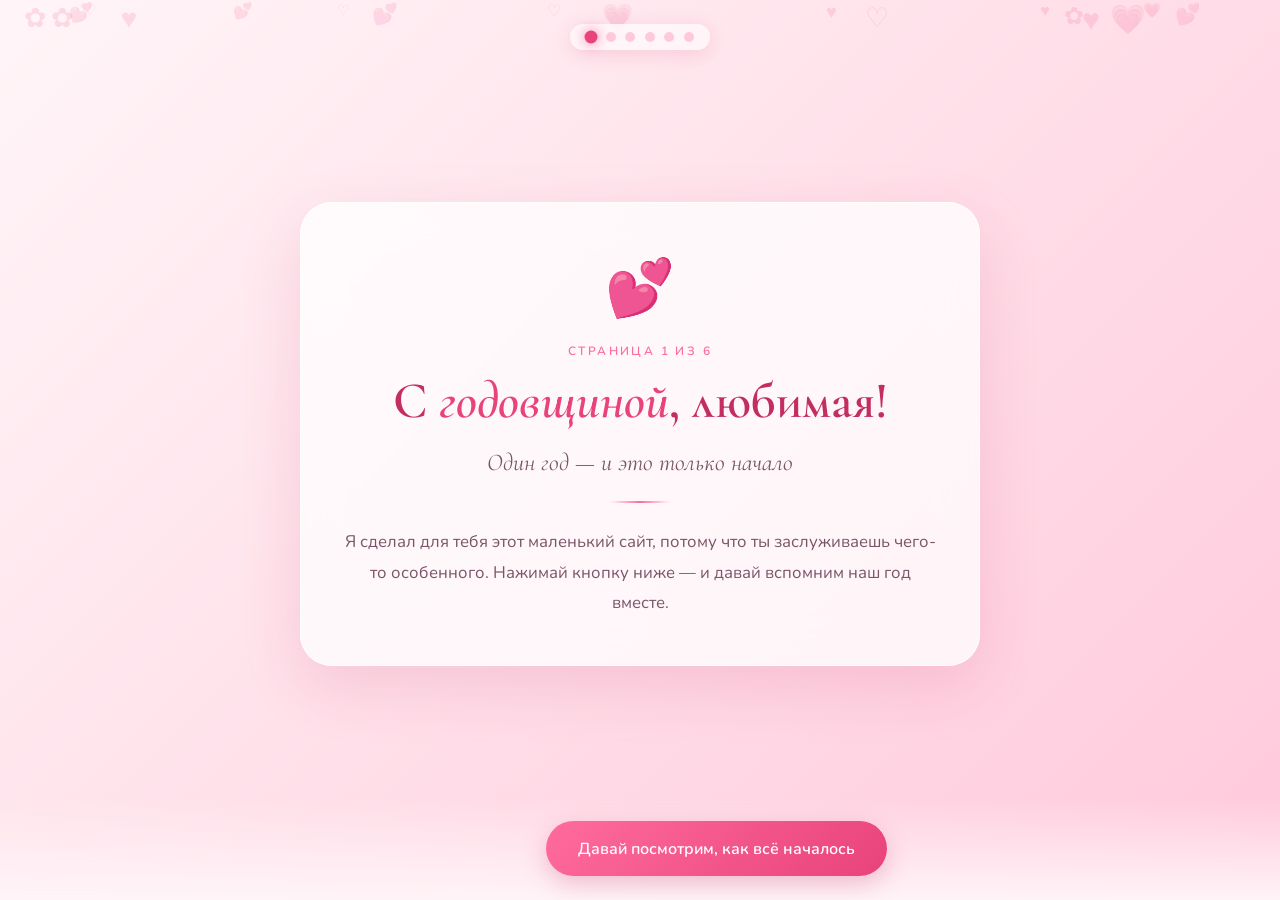
<file: anniversary-site/index.html>
<!DOCTYPE html>
<html lang="ru">
<head>
  <meta charset="UTF-8">
  <meta name="viewport" content="width=device-width, initial-scale=1.0">
  <title>С годовщиной! 💕</title>
  <link rel="stylesheet" href="css/styles.css">
</head>
<body>
  <div class="hearts-bg"></div>

  <nav class="progress" aria-label="Прогресс">
    <span class="progress-dot active"></span>
    <span class="progress-dot"></span>
    <span class="progress-dot"></span>
    <span class="progress-dot"></span>
    <span class="progress-dot"></span>
    <span class="progress-dot"></span>
  </nav>

  <main class="page">
    <div class="container">
      <article class="card">
        <span class="card-icon">💕</span>
        <p class="page-number">Страница 1 из 6</p>
        <h1>С <em>годовщиной</em>, любимая!</h1>
        <p class="subtitle">Один год — и это только начало</p>
        <div class="divider"></div>
        <p class="text">
          Я сделал для тебя этот маленький сайт, потому что ты заслуживаешь чего-то особенного.
          Нажимай кнопку ниже — и давай вспомним наш год вместе.
        </p>
      </article>
    </div>
  </main>

  <div class="nav-buttons">
    <a href="#" class="btn btn-secondary btn-hidden" aria-hidden="true">← Назад</a>
    <a href="page2.html" class="btn btn-primary">Давай посмотрим, как всё началось</a>
  </div>

  <script src="js/hearts.js"></script>
</body>
</html>
</file>
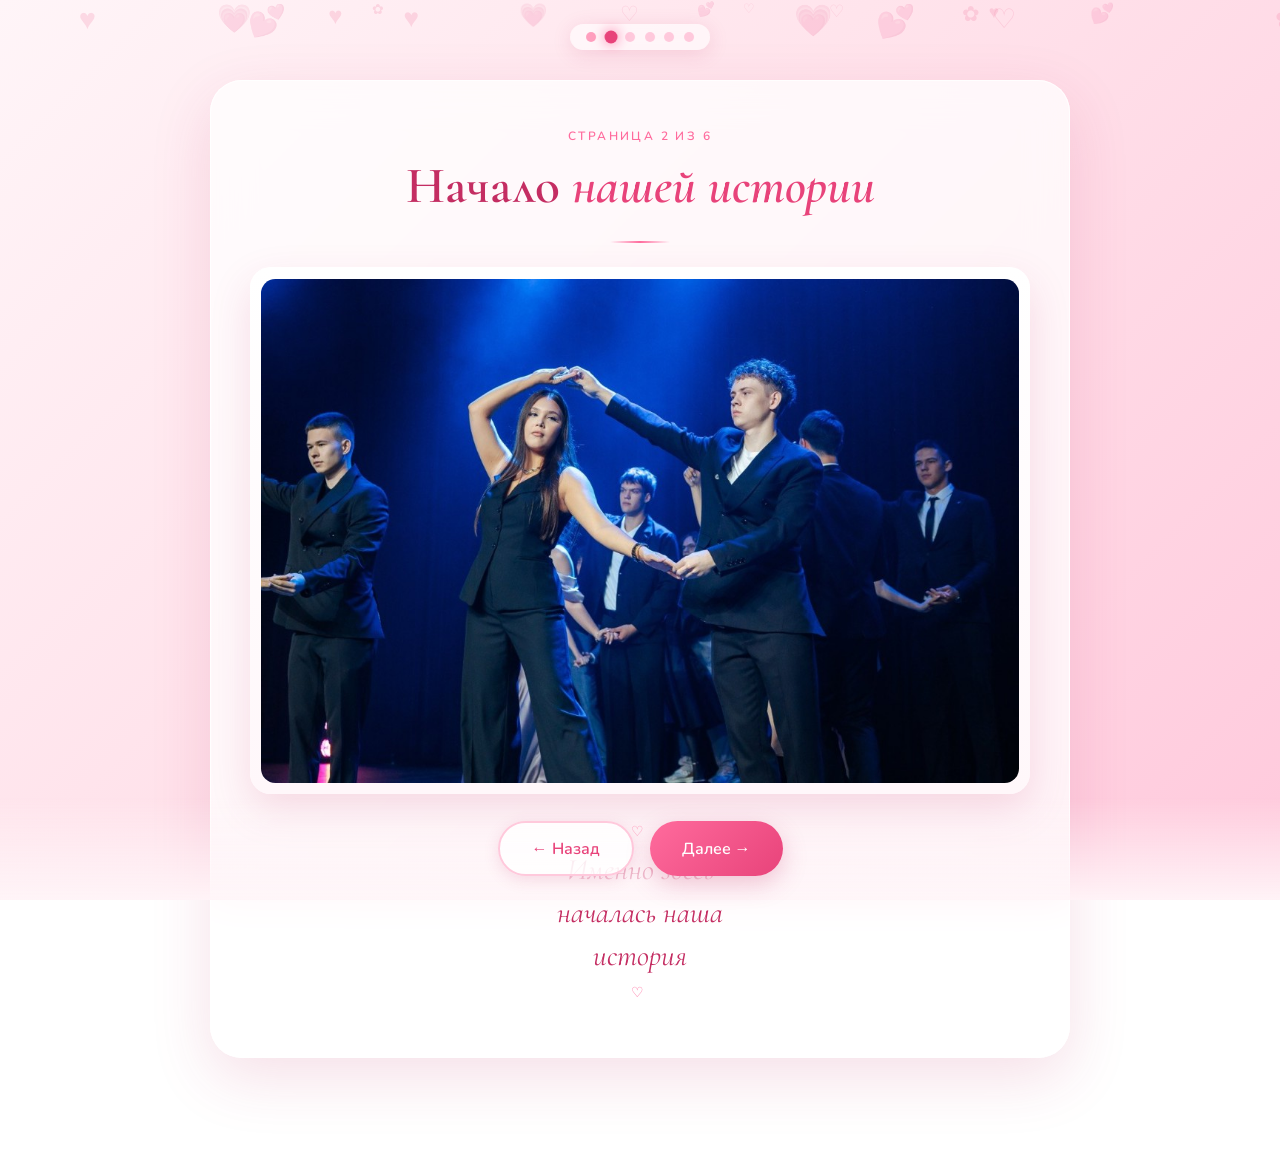
<file: anniversary-site/page2.html>
<!DOCTYPE html>
<html lang="ru">
<head>
  <meta charset="UTF-8">
  <meta name="viewport" content="width=device-width, initial-scale=1.0">
  <title>Где всё началось 💗</title>
  <link rel="stylesheet" href="css/styles.css">
</head>
<body>
  <div class="hearts-bg"></div>

  <nav class="progress" aria-label="Прогресс">
    <span class="progress-dot done"></span>
    <span class="progress-dot active"></span>
    <span class="progress-dot"></span>
    <span class="progress-dot"></span>
    <span class="progress-dot"></span>
    <span class="progress-dot"></span>
  </nav>

  <main class="page page-tall">
    <div class="container container-wide">
      <article class="card">
        <p class="page-number">Страница 2 из 6</p>
        <h1>Начало <em>нашей истории</em></h1>
        <div class="divider"></div>

        <figure class="memory memory-hero">
          <div class="photo-frame">
            <img src="images/beginning.jpg" alt="Тот вечер, с которого всё началось">
          </div>
          <figcaption class="memory-caption">
            Именно здесь началась наша история
          </figcaption>
        </figure>
      </article>
    </div>
  </main>

  <div class="nav-buttons">
    <a href="index.html" class="btn btn-secondary">← Назад</a>
    <a href="page3.html" class="btn btn-primary">Далее →</a>
  </div>

  <script src="js/hearts.js"></script>
</body>
</html>
</file>
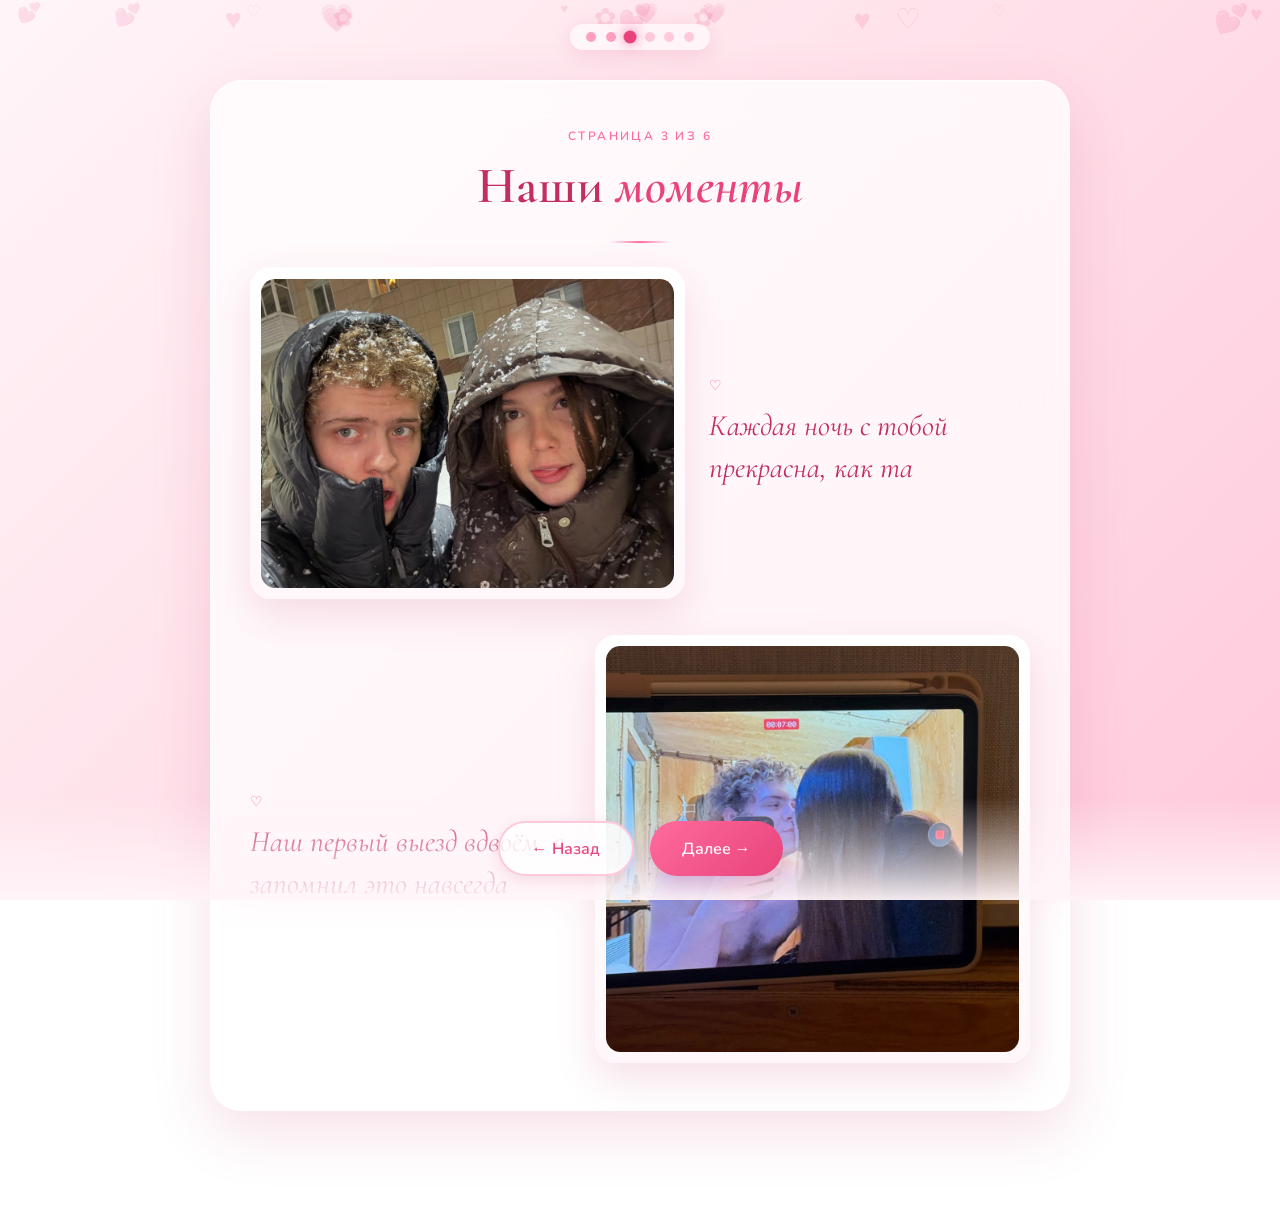
<file: anniversary-site/page3.html>
<!DOCTYPE html>
<html lang="ru">
<head>
  <meta charset="UTF-8">
  <meta name="viewport" content="width=device-width, initial-scale=1.0">
  <title>Наши моменты ✨</title>
  <link rel="stylesheet" href="css/styles.css">
</head>
<body>
  <div class="hearts-bg"></div>

  <nav class="progress" aria-label="Прогресс">
    <span class="progress-dot done"></span>
    <span class="progress-dot done"></span>
    <span class="progress-dot active"></span>
    <span class="progress-dot"></span>
    <span class="progress-dot"></span>
    <span class="progress-dot"></span>
  </nav>

  <main class="page page-tall">
    <div class="container container-wide">
      <article class="card">
        <p class="page-number">Страница 3 из 6</p>
        <h1>Наши <em>моменты</em></h1>
        <div class="divider"></div>

        <div class="memories">
          <figure class="memory memory-row">
            <div class="photo-frame">
              <img src="images/snow.jpg" alt="Каждая ночь с тобой">
            </div>
            <figcaption class="memory-caption">
              Каждая ночь с тобой прекрасна, как та
            </figcaption>
          </figure>

          <figure class="memory memory-row memory-row-reverse">
            <div class="photo-frame">
              <img src="images/night.jpg" alt="Наш первый выезд вдвоём">
            </div>
            <figcaption class="memory-caption">
              Наш первый выезд вдвоём, я запомнил это навсегда
            </figcaption>
          </figure>
        </div>
      </article>
    </div>
  </main>

  <div class="nav-buttons">
    <a href="page2.html" class="btn btn-secondary">← Назад</a>
    <a href="page4.html" class="btn btn-primary">Далее →</a>
  </div>

  <script src="js/hearts.js"></script>
</body>
</html>
</file>
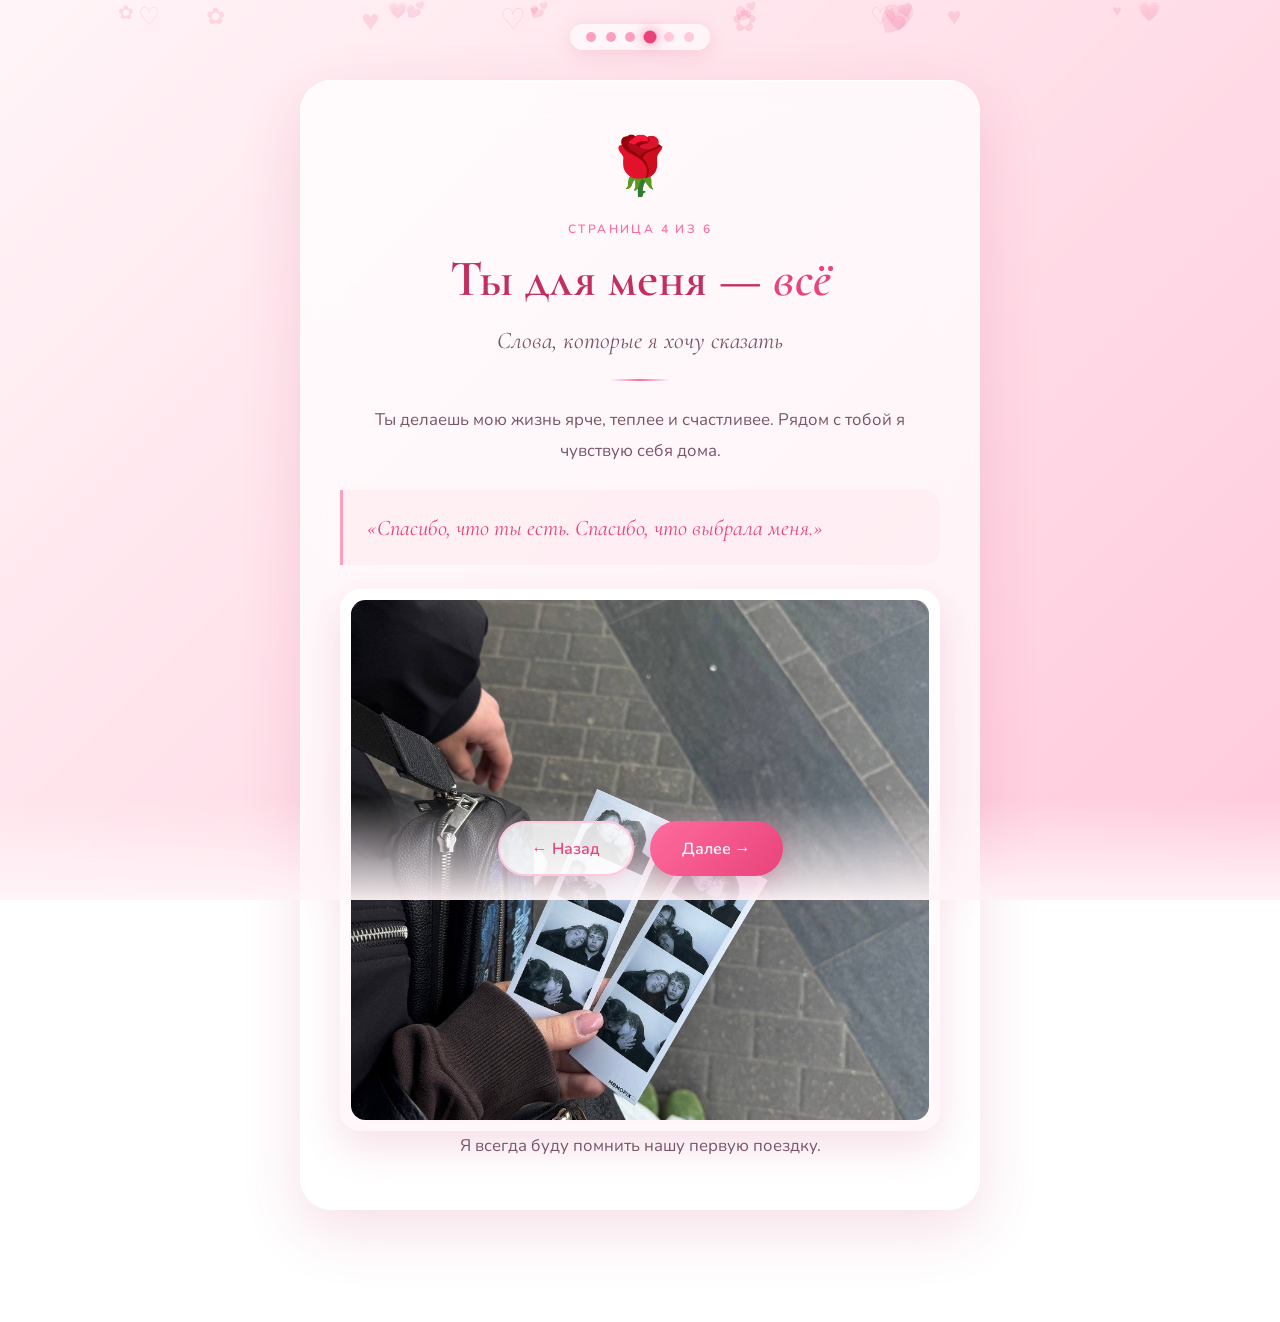
<file: anniversary-site/page4.html>
<!DOCTYPE html>
<html lang="ru">
<head>
  <meta charset="UTF-8">
  <meta name="viewport" content="width=device-width, initial-scale=1.0">
  <title>Ты для меня 🌹</title>
  <link rel="stylesheet" href="css/styles.css">
</head>
<body>
  <div class="hearts-bg"></div>

  <nav class="progress" aria-label="Прогресс">
    <span class="progress-dot done"></span>
    <span class="progress-dot done"></span>
    <span class="progress-dot done"></span>
    <span class="progress-dot active"></span>
    <span class="progress-dot"></span>
    <span class="progress-dot"></span>
  </nav>

  <main class="page">
    <div class="container">
      <article class="card">
        <span class="card-icon">🌹</span>
        <p class="page-number">Страница 4 из 6</p>
        <h1>Ты для меня — <em>всё</em></h1>
        <p class="subtitle">Слова, которые я хочу сказать</p>
        <div class="divider"></div>
        <p class="text">
          Ты делаешь мою жизнь ярче, теплее и счастливее.
          Рядом с тобой я чувствую себя дома.
        </p>
        <blockquote class="quote">
          «Спасибо, что ты есть. Спасибо, что выбрала меня.»
        </blockquote>

        <figure class="memory memory-hero">
          <div class="photo-frame">
            <img src="images/2026-09-23 00.31.48.jpg" alt="Наша первая поездка">
          </div>
        </figure>

        <p class="text">
          Я всегда буду помнить нашу первую поездку.
        </p>
      </article>
    </div>
  </main>

  <div class="nav-buttons">
    <a href="page3.html" class="btn btn-secondary">← Назад</a>
    <a href="page5.html" class="btn btn-primary">Далее →</a>
  </div>

  <script src="js/hearts.js"></script>
</body>
</html>
</file>
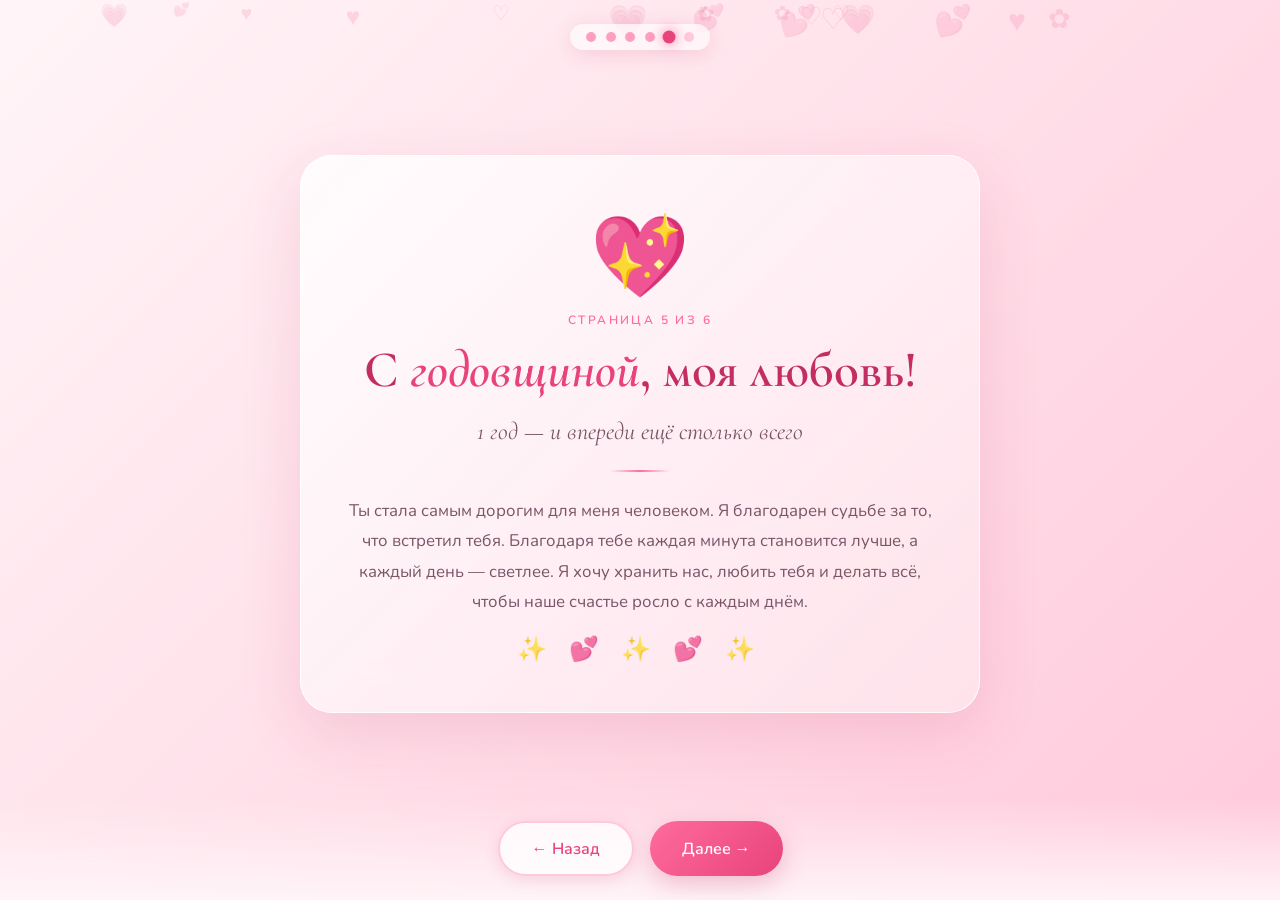
<file: anniversary-site/page5.html>
<!DOCTYPE html>
<html lang="ru">
<head>
  <meta charset="UTF-8">
  <meta name="viewport" content="width=device-width, initial-scale=1.0">
  <title>С годовщиной! 💖</title>
  <link rel="stylesheet" href="css/styles.css">
</head>
<body>
  <div class="hearts-bg"></div>

  <nav class="progress" aria-label="Прогресс">
    <span class="progress-dot done"></span>
    <span class="progress-dot done"></span>
    <span class="progress-dot done"></span>
    <span class="progress-dot done"></span>
    <span class="progress-dot active"></span>
    <span class="progress-dot"></span>
  </nav>

  <main class="page page-final">
    <div class="container">
      <article class="card">
        <span class="big-heart">💖</span>
        <p class="page-number">Страница 5 из 6</p>
        <h1>С <em>годовщиной</em>, моя любовь!</h1>
        <p class="subtitle">1 год — и впереди ещё столько всего</p>
        <div class="divider"></div>
        <p class="text">
          Ты стала самым дорогим для меня человеком.
          Я благодарен судьбе за то, что встретил тебя.
          Благодаря тебе каждая минута становится лучше, а каждый день — светлее.
          Я хочу хранить нас, любить тебя и делать всё, чтобы наше счастье росло с каждым днём.
        </p>
        <p class="sparkles">✨ 💕 ✨ 💕 ✨</p>
      </article>
    </div>
  </main>

  <div class="nav-buttons">
    <a href="page4.html" class="btn btn-secondary">← Назад</a>
    <a href="page6.html" class="btn btn-primary">Далее →</a>
  </div>

  <script src="js/hearts.js"></script>
</body>
</html>
</file>
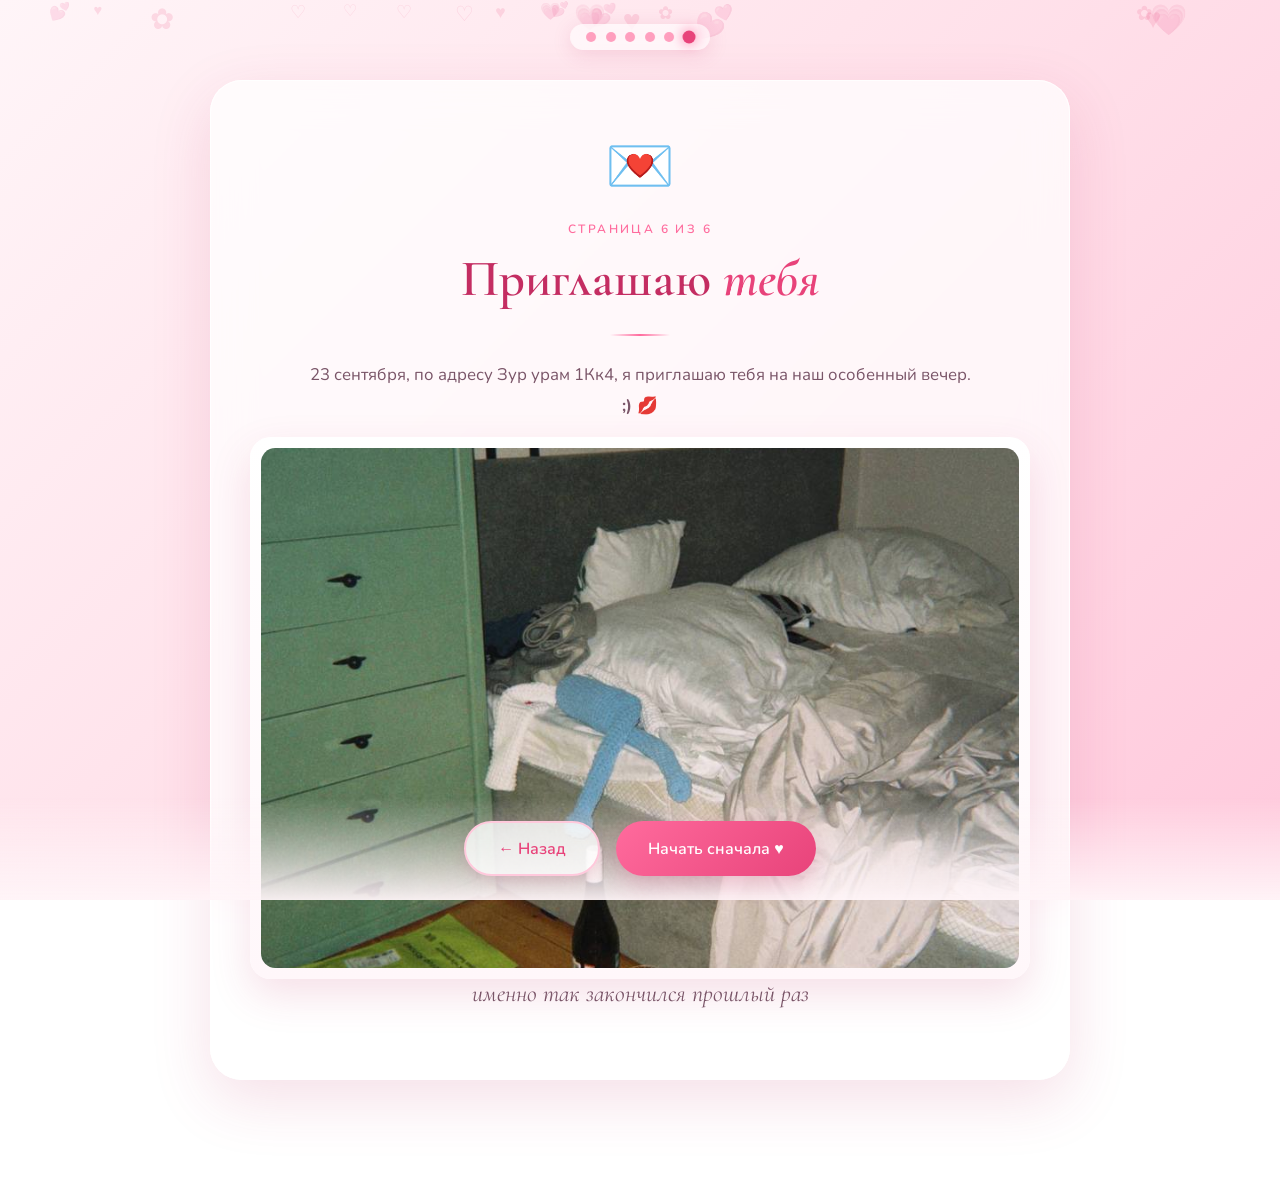
<file: anniversary-site/page6.html>
<!DOCTYPE html>
<html lang="ru">
<head>
  <meta charset="UTF-8">
  <meta name="viewport" content="width=device-width, initial-scale=1.0">
  <title>Приглашаем тебя ✨</title>
  <link rel="stylesheet" href="css/styles.css">
</head>
<body>
  <div class="hearts-bg"></div>

  <nav class="progress" aria-label="Прогресс">
    <span class="progress-dot done"></span>
    <span class="progress-dot done"></span>
    <span class="progress-dot done"></span>
    <span class="progress-dot done"></span>
    <span class="progress-dot done"></span>
    <span class="progress-dot active"></span>
  </nav>

  <main class="page page-tall">
    <div class="container container-wide">
      <article class="card">
        <span class="card-icon">💌</span>
        <p class="page-number">Страница 6 из 6</p>
        <h1>Приглашаю <em>тебя</em></h1>
        <div class="divider"></div>

        <p class="text">
          23 сентября, по адресу Зур урам 1Кк4, я приглашаю тебя на наш особенный вечер. <br>
          <strong>;) 💋</strong>
        </p>

        <figure class="memory memory-hero">
          <div class="photo-frame">
            <img src="images/2026-09-23 00.50.25.jpg" alt="Приглашение на встречу">
          </div>
        </figure>

        <p class="subtitle">именно так закончился прошлый раз</p>
      </article>
    </div>
  </main>

  <div class="nav-buttons">
    <a href="page5.html" class="btn btn-secondary">← Назад</a>
    <a href="index.html" class="btn btn-primary">Начать сначала ♥</a>
  </div>

  <script src="js/hearts.js"></script>
</body>
</html>
</file>
<file: anniversary-site/css/styles.css>
@import url('https://fonts.googleapis.com/css2?family=Cormorant+Garamond:ital,wght@0,400;0,600;1,400&family=Nunito:wght@300;400;600;700&display=swap');

:root {
  --pink-50: #fff5f8;
  --pink-100: #ffe4ec;
  --pink-200: #ffc9dc;
  --pink-300: #ff9fbe;
  --pink-400: #ff6b9d;
  --pink-500: #e8437a;
  --pink-600: #c42d62;
  --rose-gold: #d4a5a5;
  --text-dark: #4a2c3a;
  --text-soft: #7a5568;
  --white: #ffffff;
  --shadow: rgba(196, 45, 98, 0.15);
  --shadow-strong: rgba(196, 45, 98, 0.25);
}

* {
  margin: 0;
  padding: 0;
  box-sizing: border-box;
}

html {
  scroll-behavior: smooth;
}

body {
  font-family: 'Nunito', sans-serif;
  color: var(--text-dark);
  min-height: 100vh;
  overflow-x: hidden;
  background: linear-gradient(135deg, var(--pink-50) 0%, var(--pink-100) 40%, var(--pink-200) 100%);
  background-attachment: fixed;
}

/* Floating hearts background */
.hearts-bg {
  position: fixed;
  inset: 0;
  pointer-events: none;
  overflow: hidden;
  z-index: 0;
}

.heart {
  position: absolute;
  font-size: 1.2rem;
  opacity: 0.15;
  animation: float-up linear infinite;
  color: var(--pink-500);
}

@keyframes float-up {
  0% {
    transform: translateY(100vh) rotate(0deg);
    opacity: 0;
  }
  10% {
    opacity: 0.15;
  }
  90% {
    opacity: 0.15;
  }
  100% {
    transform: translateY(-10vh) rotate(360deg);
    opacity: 0;
  }
}

/* Page layout */
.page {
  position: relative;
  z-index: 1;
  min-height: 100vh;
  display: flex;
  flex-direction: column;
  align-items: center;
  justify-content: center;
  padding: 5rem 1.5rem 7rem;
}

.page-tall {
  justify-content: flex-start;
}

.container {
  width: 100%;
  max-width: 680px;
  animation: fadeInUp 0.8s ease-out;
}

.container-wide {
  max-width: 860px;
}

@keyframes fadeInUp {
  from {
    opacity: 0;
    transform: translateY(30px);
  }
  to {
    opacity: 1;
    transform: translateY(0);
  }
}

/* Progress dots */
.progress {
  position: fixed;
  top: 1.5rem;
  left: 50%;
  transform: translateX(-50%);
  display: flex;
  gap: 0.6rem;
  z-index: 100;
  padding: 0.5rem 1rem;
  background: rgba(255, 255, 255, 0.6);
  backdrop-filter: blur(10px);
  border-radius: 2rem;
  box-shadow: 0 4px 20px var(--shadow);
}

.progress-dot {
  width: 10px;
  height: 10px;
  border-radius: 50%;
  background: var(--pink-200);
  transition: all 0.3s ease;
}

.progress-dot.active {
  background: var(--pink-500);
  transform: scale(1.3);
  box-shadow: 0 0 10px var(--pink-400);
}

.progress-dot.done {
  background: var(--pink-300);
}

/* Card */
.card {
  background: rgba(255, 255, 255, 0.75);
  backdrop-filter: blur(20px);
  border-radius: 2rem;
  padding: 3rem 2.5rem;
  box-shadow:
    0 20px 60px var(--shadow),
    0 0 0 1px rgba(255, 255, 255, 0.8) inset;
  text-align: center;
}

.card-icon {
  font-size: 3.5rem;
  margin-bottom: 1rem;
  display: block;
  animation: pulse 2s ease-in-out infinite;
}

@keyframes pulse {
  0%, 100% { transform: scale(1); }
  50% { transform: scale(1.08); }
}

.page-number {
  font-size: 0.75rem;
  font-weight: 600;
  letter-spacing: 0.2em;
  text-transform: uppercase;
  color: var(--pink-400);
  margin-bottom: 0.75rem;
}

h1 {
  font-family: 'Cormorant Garamond', serif;
  font-size: clamp(2.2rem, 6vw, 3.2rem);
  font-weight: 600;
  line-height: 1.2;
  color: var(--pink-600);
  margin-bottom: 1rem;
}

h1 em {
  font-style: italic;
  color: var(--pink-500);
}

.subtitle {
  font-family: 'Cormorant Garamond', serif;
  font-size: clamp(1.2rem, 3vw, 1.5rem);
  font-style: italic;
  color: var(--text-soft);
  margin-bottom: 1.5rem;
}

.text {
  font-size: 1.05rem;
  line-height: 1.8;
  color: var(--text-soft);
  margin-bottom: 1rem;
}

.text:last-of-type {
  margin-bottom: 0;
}

.divider {
  width: 60px;
  height: 2px;
  background: linear-gradient(90deg, transparent, var(--pink-400), transparent);
  margin: 1.5rem auto;
}

/* Decorative quote block */
.quote {
  font-family: 'Cormorant Garamond', serif;
  font-size: 1.4rem;
  font-style: italic;
  color: var(--pink-500);
  padding: 1.5rem;
  border-left: 3px solid var(--pink-300);
  background: rgba(255, 228, 236, 0.4);
  border-radius: 0 1rem 1rem 0;
  text-align: left;
  margin: 1.5rem 0;
}

/* Photo placeholder */
.photo-placeholder {
  width: 100%;
  aspect-ratio: 16 / 10;
  background: linear-gradient(135deg, var(--pink-100), var(--pink-200));
  border-radius: 1.2rem;
  display: flex;
  align-items: center;
  justify-content: center;
  margin: 1.5rem 0;
  border: 2px dashed var(--pink-300);
  color: var(--pink-400);
  font-size: 0.9rem;
}

/* Photo memories */
.memories {
  display: flex;
  flex-direction: column;
  gap: 2.25rem;
  margin-top: 0.5rem;
}

.memory {
  margin: 0;
}

.memory-hero {
  display: flex;
  flex-direction: column;
  align-items: center;
  gap: 1.4rem;
}

.memory-row {
  display: grid;
  grid-template-columns: 1.15fr 0.85fr;
  gap: 1.5rem;
  align-items: center;
  text-align: left;
}

.memory-row-reverse {
  grid-template-columns: 0.85fr 1.15fr;
}

.memory-row-reverse .photo-frame {
  order: 2;
}

.memory-row-reverse .memory-caption {
  order: 1;
}

.photo-frame {
  width: 100%;
  padding: 0.7rem;
  background: linear-gradient(180deg, #fff, #fff7fa);
  border-radius: 1.3rem;
  box-shadow: 0 16px 40px var(--shadow);
}

.photo-frame img {
  display: block;
  width: 100%;
  height: auto;
  max-height: 520px;
  object-fit: cover;
  border-radius: 0.9rem;
}

.memory-caption {
  font-family: 'Cormorant Garamond', serif;
  font-size: clamp(1.35rem, 3.4vw, 1.85rem);
  font-style: italic;
  line-height: 1.45;
  color: var(--pink-600);
  position: relative;
}

.memory-hero .memory-caption {
  text-align: center;
  max-width: 18ch;
}

.memory-hero .memory-caption::before,
.memory-hero .memory-caption::after {
  content: '♡';
  display: block;
  font-style: normal;
  font-size: 0.9rem;
  color: var(--pink-400);
  margin: 0.35rem 0;
  letter-spacing: 0.4em;
}

.memory-row .memory-caption::before {
  content: '♡';
  display: block;
  font-style: normal;
  font-size: 0.85rem;
  color: var(--pink-400);
  margin-bottom: 0.55rem;
  letter-spacing: 0.35em;
}

/* Navigation */
.nav-buttons {
  position: fixed;
  bottom: 0;
  left: 0;
  right: 0;
  display: flex;
  justify-content: center;
  gap: 1rem;
  padding: 1.5rem;
  background: linear-gradient(to top, rgba(255, 245, 248, 0.95), transparent);
  z-index: 100;
}

.btn {
  display: inline-flex;
  align-items: center;
  justify-content: center;
  gap: 0.5rem;
  padding: 0.9rem 2rem;
  font-family: 'Nunito', sans-serif;
  font-size: 1rem;
  font-weight: 600;
  text-decoration: none;
  border: none;
  border-radius: 3rem;
  cursor: pointer;
  transition: all 0.3s ease;
}

.btn-primary {
  background: linear-gradient(135deg, var(--pink-400), var(--pink-500));
  color: var(--white);
  box-shadow: 0 8px 25px var(--shadow-strong);
}

.btn-primary:hover {
  transform: translateY(-2px);
  box-shadow: 0 12px 35px var(--shadow-strong);
}

.btn-primary:active {
  transform: translateY(0);
}

.btn-secondary {
  background: rgba(255, 255, 255, 0.8);
  color: var(--pink-500);
  border: 2px solid var(--pink-200);
  box-shadow: 0 4px 15px var(--shadow);
}

.btn-secondary:hover {
  background: var(--white);
  border-color: var(--pink-300);
  transform: translateY(-2px);
}

.btn-hidden {
  visibility: hidden;
  pointer-events: none;
}

/* Final page special styling */
.page-final .card {
  background: linear-gradient(135deg, rgba(255, 255, 255, 0.85), rgba(255, 228, 236, 0.9));
}

.big-heart {
  font-size: 5rem;
  animation: heartbeat 1.2s ease-in-out infinite;
}

@keyframes heartbeat {
  0%, 100% { transform: scale(1); }
  15% { transform: scale(1.15); }
  30% { transform: scale(1); }
  45% { transform: scale(1.1); }
}

.sparkles {
  font-size: 1.5rem;
  letter-spacing: 0.5rem;
  margin-top: 1rem;
  opacity: 0.8;
}

/* Responsive */
@media (max-width: 720px) {
  .memory-row,
  .memory-row-reverse {
    grid-template-columns: 1fr;
  }

  .memory-row-reverse .photo-frame,
  .memory-row-reverse .memory-caption {
    order: unset;
  }

  .memory-row .memory-caption {
    text-align: center;
  }
}

@media (max-width: 480px) {
  .card {
    padding: 2rem 1.5rem;
    border-radius: 1.5rem;
  }

  .nav-buttons {
    flex-direction: column-reverse;
    align-items: center;
    padding: 1rem;
  }

  .btn {
    width: 100%;
    max-width: 320px;
    text-align: center;
    padding: 0.9rem 1.3rem;
  }

  .photo-frame img {
    max-height: 360px;
  }
}
</file>
